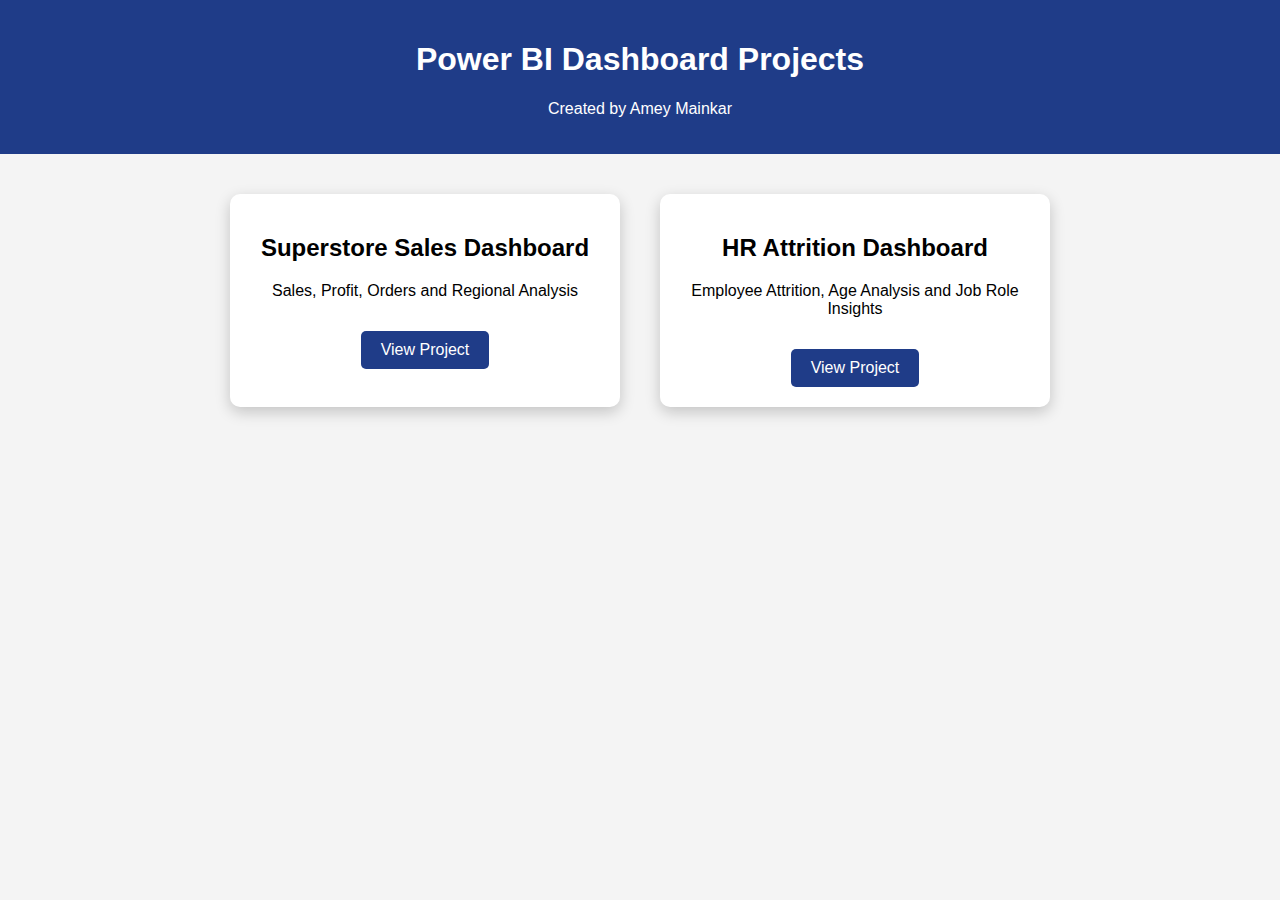
<file: index.html>
<!DOCTYPE html>
<html>
<head>
    <title>Power BI Dashboard Portfolio</title>
    <link rel="stylesheet" href="style.css">
</head>
<body>

    <header>
        <h1>Power BI Dashboard Projects</h1>
        <p>Created by Amey Mainkar</p>
    </header>

    <div class="container">

        <div class="card">
            <!-- <img src="images/superstore.png" alt="Superstore Dashboard"> -->
            <h2>Superstore Sales Dashboard</h2>
            <p>Sales, Profit, Orders and Regional Analysis</p>
            <a href="superstore.html" class="btn">View Project</a>
        </div>

        <div class="card">
            <!-- <img src="images/hr.png" alt="HR Dashboard"> -->
            <h2>HR Attrition Dashboard</h2>
            <p>Employee Attrition, Age Analysis and Job Role Insights</p>
            <a href="hr.html" class="btn">View Project</a>
        </div>

    </div>

</body>
</html>
</file>
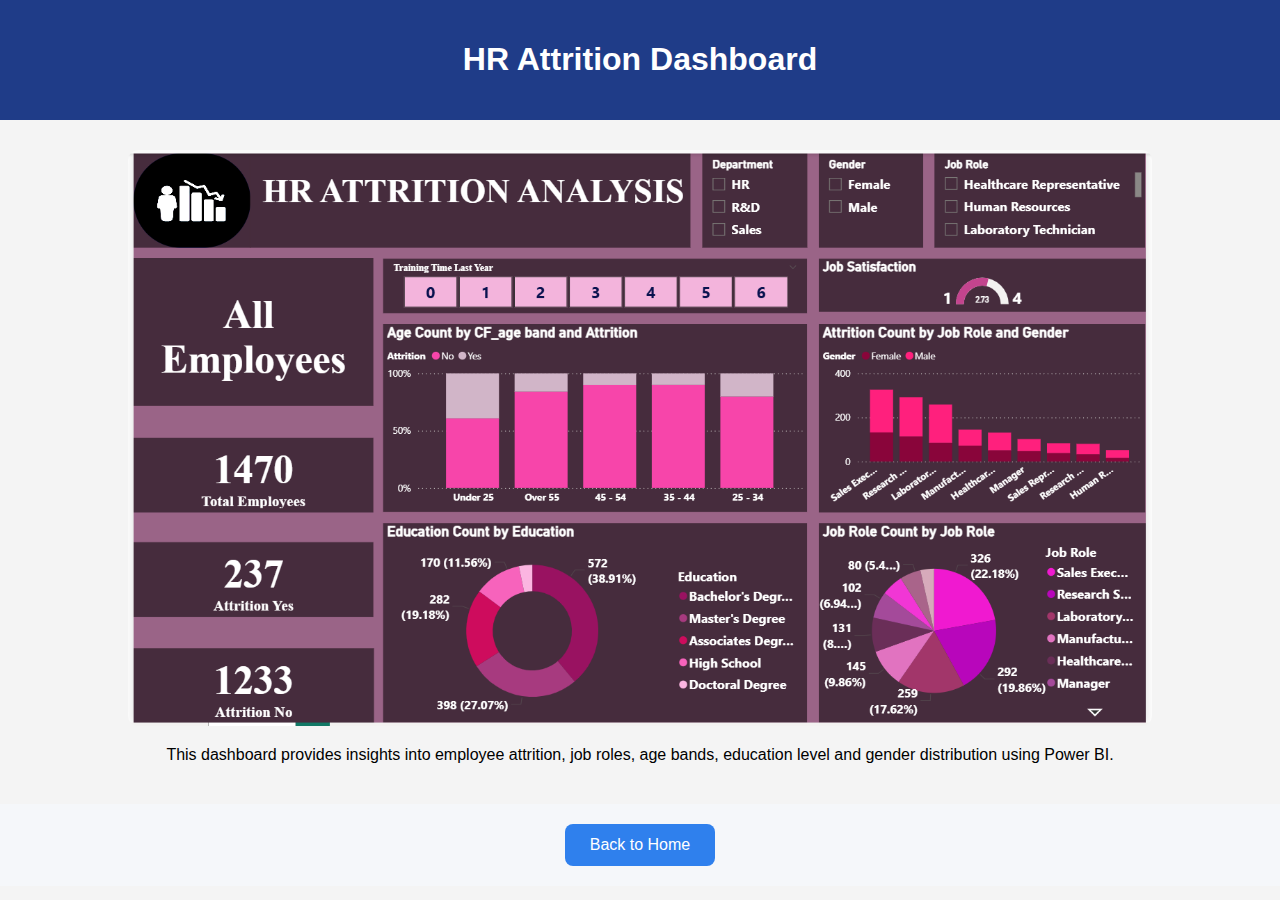
<file: hr.html>
<!DOCTYPE html>
<html>
<head>
    <title>HR Attrition Dashboard</title>
    <link rel="stylesheet" href="style.css">
    <style>
         .footer {
            margin-top: 40px;
            padding: 20px;
            text-align: center;
            background-color: #f5f7fa;
                }

        .back-btn {
            display: inline-block;
            padding: 12px 25px;
            background-color: #2F80ED;
            color: white;
            text-decoration: none;
            font-size: 16px;
            font-weight: 500;
            border-radius: 8px;
            transition: 0.3s ease;
        }

        .back-btn:hover {
            background-color: #1c60b8;
            transform: scale(1.05);
        }
    </style>
</head>
<body>

    <header>
        <h1>HR Attrition Dashboard</h1>
    </header>

    <div class="project">
        <img src="images/hr.png" alt="HR Dashboard">
        <p>
            This dashboard provides insights into employee attrition,
            job roles, age bands, education level and gender distribution
            using Power BI.
        </p>
        <footer class="footer">
            <a href="index.html" class="back-btn">Back to Home</a>  
        </footer>
    </div>

</body>
</html>
</file>
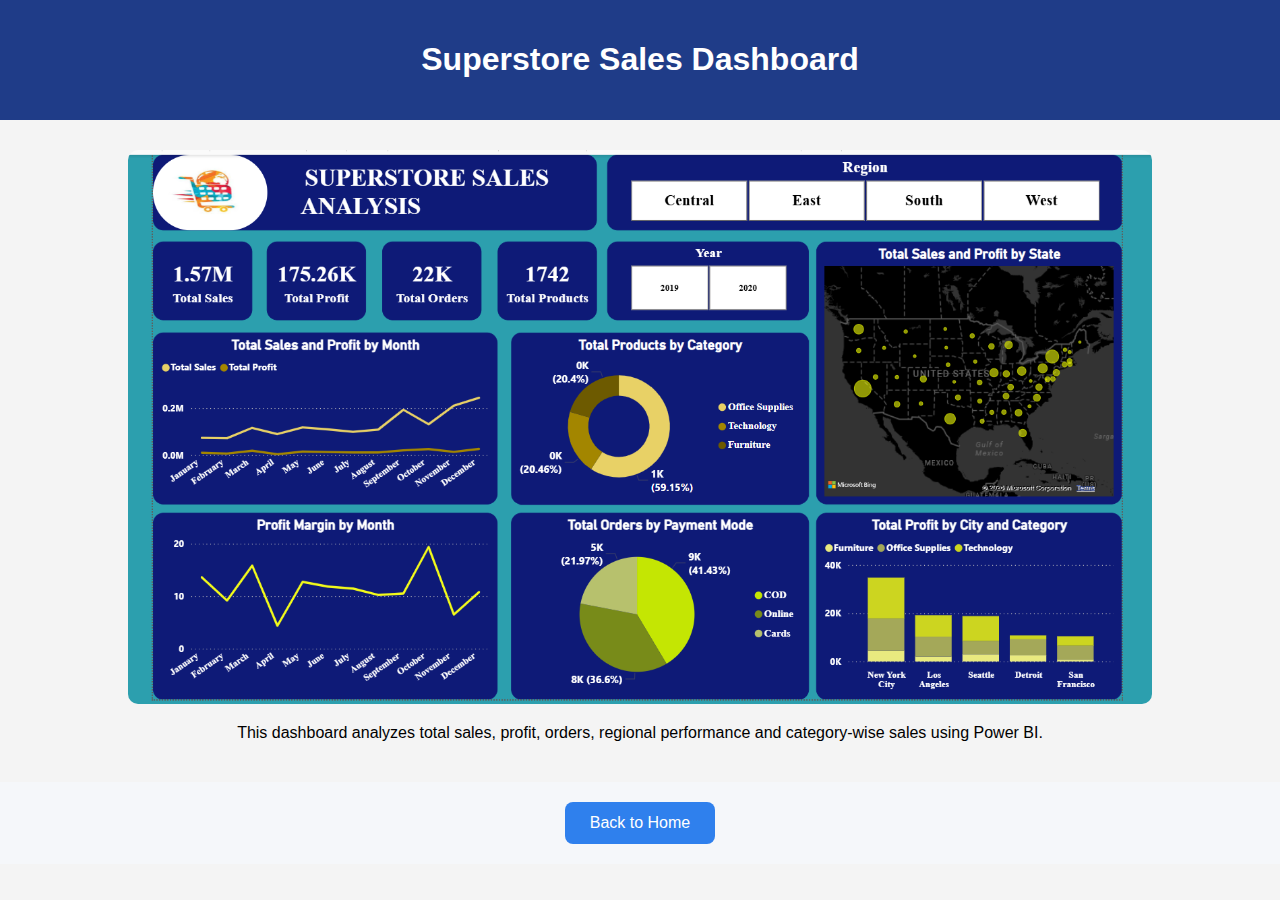
<file: superstore.html>
<!DOCTYPE html>
<html>
<head>
    <title>Superstore Sales Dashboard</title>
    <link rel="stylesheet" href="style.css">
    <style>
        .footer {
            margin-top: 40px;
            padding: 20px;
            text-align: center;
            background-color: #f5f7fa;
                }

        .back-btn {
            display: inline-block;
            padding: 12px 25px;
            background-color: #2F80ED;
            color: white;
            text-decoration: none;
            font-size: 16px;
            font-weight: 500;
            border-radius: 8px;
            transition: 0.3s ease;
        }

        .back-btn:hover {
            background-color: #1c60b8;
            transform: scale(1.05);
        }
    </style>
</head>
<body>

    <header>
        <h1>Superstore Sales Dashboard</h1>
        
    </header>

    <div class="project">
        <img src="images/superstore.png" alt="Superstore Dashboard">
        <p>
            This dashboard analyzes total sales, profit, orders, 
            regional performance and category-wise sales 
            using Power BI.
        </p>
        <footer class="footer">
            <a href="index.html" class="back-btn">Back to Home</a>  
        </footer>
    </div>

</body>
</html>
</file>
<file: style.css>
body {
    font-family: Arial, sans-serif;
    margin: 0;
    background-color: #f4f4f4;
    text-align: center;
}

header {
    background-color: #1f3c88;
    color: white;
    padding: 20px;
}

.container {
    display: flex;
    justify-content: center;
    gap: 40px;
    padding: 40px;
    flex-wrap: wrap;
}

.card {
    background: white;
    padding: 20px;
    width: 350px;
    border-radius: 10px;
    box-shadow: 0px 5px 15px rgba(0,0,0,0.2);
}

.card img {
    width: 100%;
    border-radius: 10px;
}

.btn {
    display: inline-block;
    margin-top: 15px;
    padding: 10px 20px;
    background-color: #1f3c88;
    color: white;
    text-decoration: none;
    border-radius: 5px;
}

.btn:hover {
    background-color: #163172;
}

.project img {
    width: 80%;
    margin-top: 30px;
    border-radius: 10px;
}

.back {
    color: white;
    text-decoration: none;
    display: block;
    margin-top: 10px;
}
</file>
